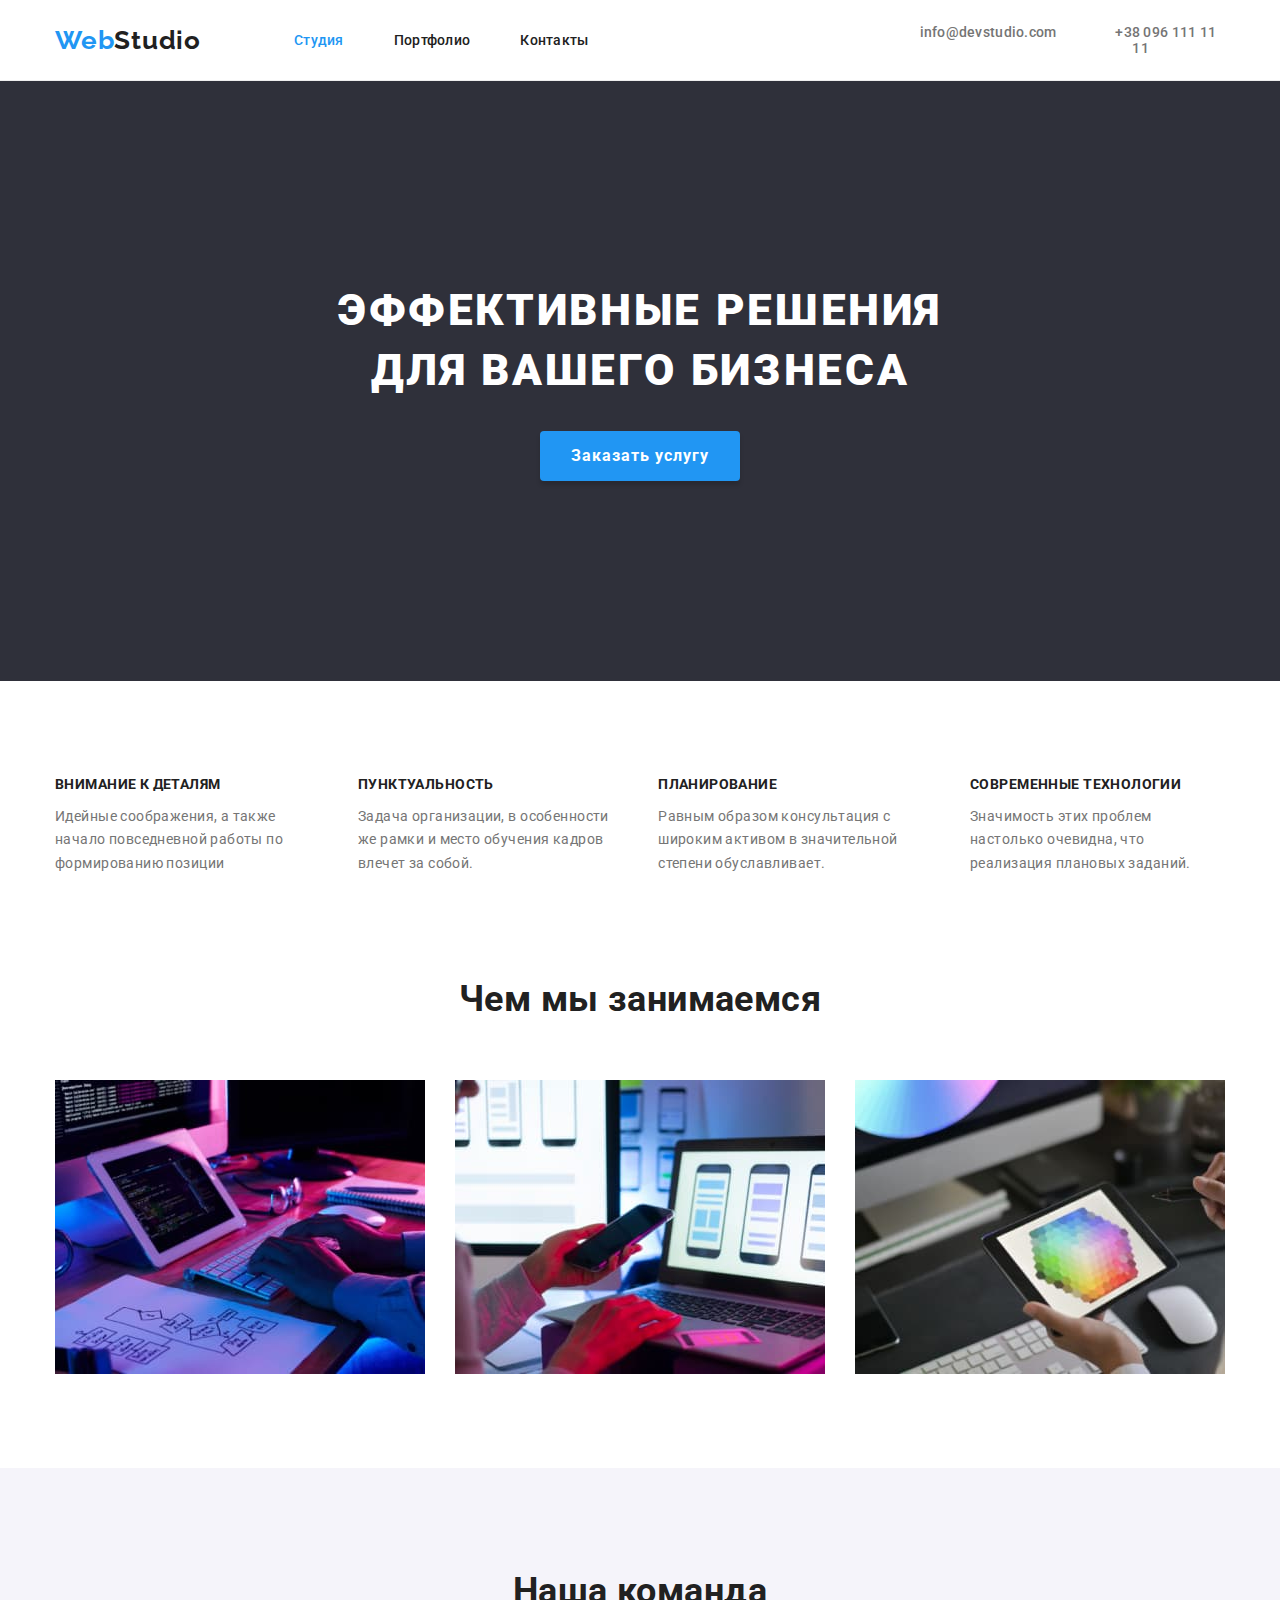
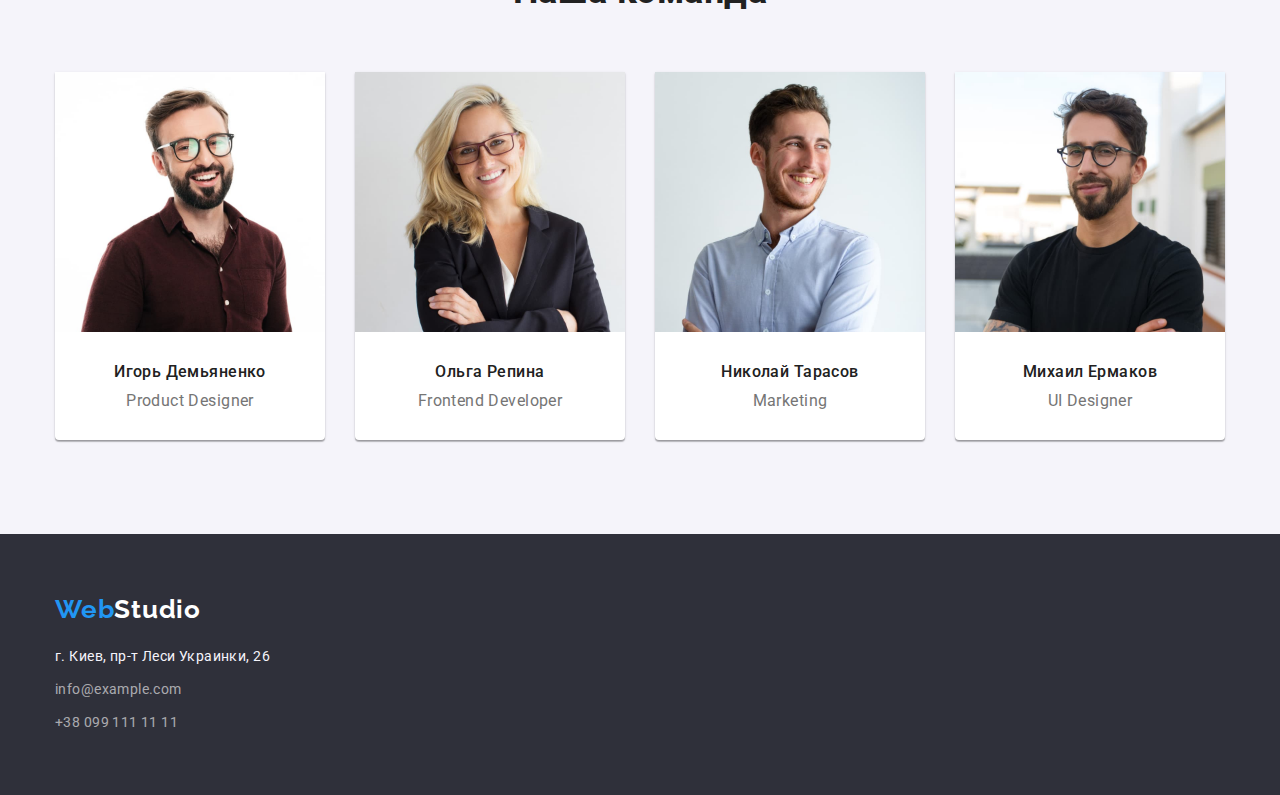
<file: index.html>
<!DOCTYPE html>
<html lang="ru">
<head>
    <meta charset="UTF-8">
    <meta http-equiv="X-UA-Compatible" content="IE=edge">
    <meta name="viewport" content="width=device-width, initial-scale=1.0">
    <title>Студия</title>

        <link rel="preconnect" href="https://fonts.googleapis.com">
        <link rel="preconnect" href="https://fonts.gstatic.com" crossorigin>
        <link href="https://fonts.googleapis.com/css2?family=Raleway:wght@700&family=Roboto:wght@400;500;700;900&display=swap" rel="stylesheet">

        <link rel="stylesheet" href="https://cdnjs.cloudflare.com/ajax/libs/modern-normalize/1.1.0/modern-normalize.min.css">

      <link rel="stylesheet" href="./css/style.css">  
</head>
<!-- HEADER -->
<body>
<header>
    <div class="header container">
    <nav class="header" > 
        
        <a href="/index.html" class="logo">Web<span class="logo-black">Studio</span> </a>  
    <ul class="header" >
        <li class="link"> <a href="./index.html" class="nav nav-studio" >Студия</a></li>
        <li class="link"><a href="./portfolio.html" class="nav "> Портфолио</a></li>
        <li class="link"><a href="" class="nav nav-contact"> Контакты</a></li>
    </ul>
    </nav > 
    <ul class="mail-tel ">
        <li><a href="mailto:info@devstudio.com" class="mail-nav">info@devstudio.com</a></li>
        <li><a href="tel:+380961111111" class=tel-nav>+38 096 111 11 11</a></li>
    </ul>
       </div>
        
</header>
<!-- MAIN CONTENT -->
    <main>
    <!-- Section 1 -->
    <section class="hero section">
        
        <div class="container" >
        <h1 class="hero-text">Эффективные решения для вашего бизнеса</h1>
        <button type="button" class="button-hero"> Заказать услугу  </button>
        </div>
    </section>
    <!-- Section 2 -->
    <section class="section" >
        <h2 class="visually-hidden" > Особенности</h2>
        <ul class="items container ">
            <li class="aside"><h3 class="item">Внимание к деталям</h3><p>Идейные соображения, а также начало повседневной работы по формированию позиции</p>  </li>
            <li class="aside"><h3 class="item">Пунктуальность</h3><p>Задача организации, в особенности же рамки и место обучения кадров влечет за собой.</p> </li>
            <li class="aside"><h3 class="item">Планирование</h3><p>Равным образом консультация с широким активом в значительной степени обуславливает.</p> </li>
            <li class="aside"><h3 class="item">Современные технологии</h3><p>Значимость этих проблем настолько очевидна, что реализация плановых заданий.</p> </li>
        </ul>
    </section>
    <!-- Section 3 -->
    <section class="section section-zero">
        <div class="container">
        
        <h2 class="title">Чем мы занимаемся</h2>
        <ul class="items-img">
            <li class="list-img">
                <img  src="./images/img11.jpg" alt="Набираем код в Visual Studio " width="370" height="294">
            </li>
            <li class="list-img">
                <img  src="./images/img12.jpg" alt="Оптимизация сайта под мобильные устройства" width="370" height="294">
            </li>
            <li class="list-img">
                <img  src="./images/img13.jpg" alt="Дизайн сайта" width="370" height="294">
            </li>
        </ul></div>
    </section>
    <!-- Section 4 -->
    <section class="section-team section">
        <div class="container">
        <h2 class="dream-team">Наша команда</h2>
        <ul class="list-team">
            <li><img src="./images/img-3.jpg" alt="Игорь Демьяненко" width="270" height="260" >
                <h3 class="items-name">Игорь Демьяненко</h3> <p class="profession">Product Designer</p>   </li>
            <li><img src="./images/img-2.jpg" alt="Ольга Репина" width="270" height="260">
                <h3 class="items-name">Ольга Репина</h3> <p class="profession">Frontend Developer</p> </li>
            <li><img src="./images/img-1.jpg" alt="Николай Тарасов" width="270" height="260">
                <h3 class="items-name">Николай Тарасов</h3><p class="profession">Marketing</p>  </li>
            <li><img src="./images/img.jpg" alt="Михаил Ермаков" width="270" height="260"> 
                <h3 class="items-name">Михаил Ермаков</h3><p class="profession">UI Designer</p>  </li>  
        </ul></div>
    </section>
    </main>
<!-- FOOTER -->
<footer class="back-footer">
    <div class="container"> 
    <a href="./index.html" class="logo">Web<span class="logo-white">Studio</span> </a>
    <address  >
        <ul >
            <li class="address-bottom"><p class="address">г. Киев, пр-т Леси Украинки, 26</p></li>
            <li class="address-bottom"><a href="mailto:info@example.com" class="mail-footer">info@example.com</a></li>
            <li><a href="tel:+380991111111" class="tel-footer">+38 099 111 11 11</a></li>
        </ul>
    </address>
    </div>
</footer>
</body>
</html>
</file>
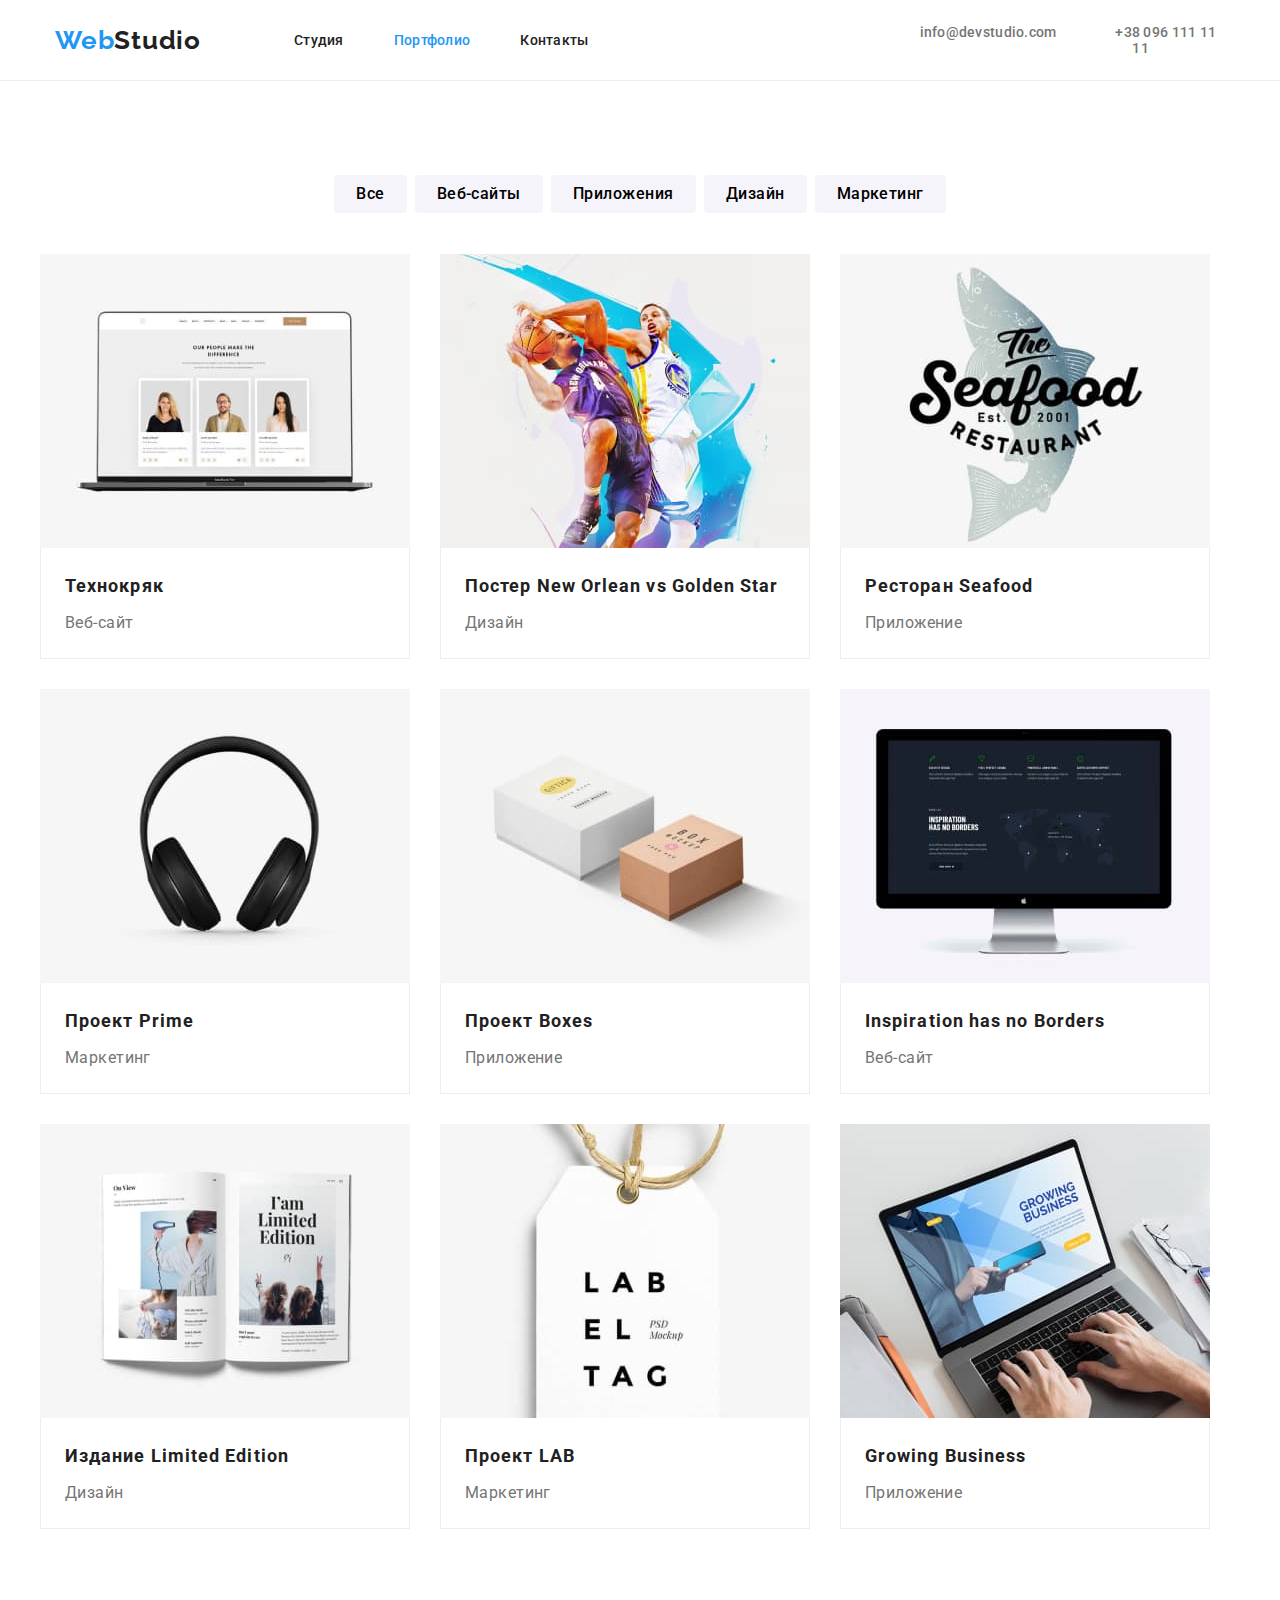
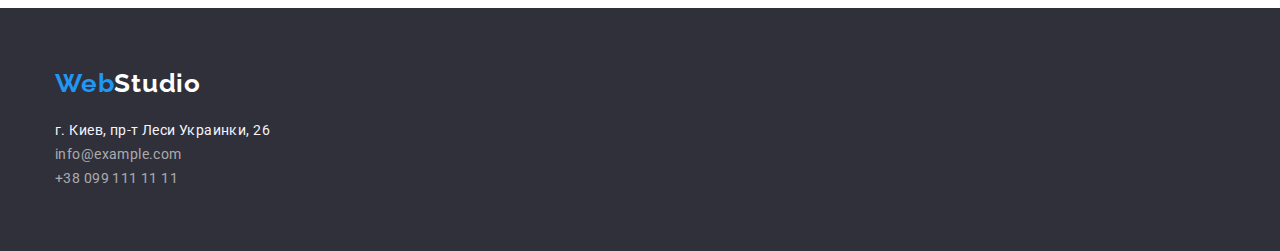
<file: portfolio.html>
<!DOCTYPE html>
<html lang="uk">
    <head>
        <meta charset="UTF-8">
        <meta http-equiv="X-UA-Compatible" content="IE=edge">
        <meta name="viewport" content="width=device-width, initial-scale=1.0">
        <title>Студия</title>
    
            <link rel="preconnect" href="https://fonts.googleapis.com">
            <link rel="preconnect" href="https://fonts.gstatic.com" crossorigin>
            <link href="https://fonts.googleapis.com/css2?family=Raleway:wght@700&family=Roboto:wght@400;500;700;900&display=swap" rel="stylesheet">
    
            <link rel="stylesheet" href="https://cdnjs.cloudflare.com/ajax/libs/modern-normalize/1.1.0/modern-normalize.min.css">
    
          <link rel="stylesheet" href="./css/style.css">  
    </head>
<body>
    <!-- ШАПКА -->
    <header>
        <div class="header container">
        <nav class="header" > 
            
            <a href="/index.html" class="logo">Web<span class="logo-black">Studio</span> </a>  
        <ul class="header" >
            <li class="link"> <a href="./index.html" class="nav">Студия</a></li>
            <li class="link"><a href="./portfolio.html" class="nav nav-studio"> Портфолио</a></li>
            <li class="link"><a href="" class="nav"> Контакты</a></li>
        </ul>
        </nav > 
        <ul class="mail-tel ">
            <li><a href="mailto:info@devstudio.com" class="mail-nav">info@devstudio.com</a></li>
            <li><a href="tel:+380961111111" class=tel-nav>+38 096 111 11 11</a></li>
        </ul>
           </div>
            
    </header>
<!-- MAIN CONTENT -->  
    <main>
        <section class=" section">
            <div class="container">
            <h1 class="visually-hidden">Портфолио компани </h1>
            <ul class="list-button">
                <li><button class="button" type="button" >Все</button></li>
                <li><button class="button" type="button">Веб-сайты</button></li>                
                <li><button class="button" type="button" >Приложения</button></li>
                <li><button class="button" type="button" >Дизайн</button></li>
                <li><button class="button" type="button" >Маркетинг</button></li>
            </ul>
            <ul class="work-items">
                <li class="work-item"><a href="" class="work-link" ><img src="./images/0.jpg"   alt="">
                 <div class="work-name"><h2> Технокряк</h2> <p>Веб-сайт</p></div></a>
                
            </li> 


                <li class="work-item"><a href="" class="work-link"><img src="./images/1.jpg" alt="">
                    <div class="work-name"><h2>Постер New Orlean vs Golden Star</h2> <p>Дизайн</p></div>
                   </a> </li>


                <li class="work-item"><a href="" class="work-link"><img src="./images/3.jpg" alt="">
                    <div class="work-name"><h2>Ресторан Seafood</h2> <p>Приложение</p></div>
                     </a></li>


                <li class="work-item"><a href="" class="work-link"><img src="./images/4.jpg" alt="" width=370>
                    <div class="work-name"><h2>Проект Prime</h2> <p>Маркетинг</p></div>
                     </a></li>


                <li class="work-item"><a href="" class="work-link"><img src="./images/5.jpg" alt="">
                     <div class="work-name"><h2>Проект Boxes</h2> <p>Приложение</p></div></a></li>

                     
                <li class="work-item"><a href="" class="work-link"><img src="./images/6.jpg" alt="">
                    <div class="work-name"><h2>Inspiration has no Borders</h2> <p>Веб-сайт</p></div>
                     </a></li>


                <li class="work-item"><a href="" class="work-link"><img src="./images/7.jpg" alt="">
                    <div class="work-name"><h2>Издание Limited Edition</h2> <p>Дизайн</p></div>
                     </a></li>


                <li class="work-item"><a href="" class="work-link"><img src="./images/8.jpg" alt="">
                    <div class="work-name"><h2>Проект LAB</h2> <p>Маркетинг</p></div>
                    </a></li>


                <li class="work-item"><a href="" class="work-link"><img src="./images/9.jpg" alt="">
                    <div class="work-name"><h2>Growing Business</h2> <p>Приложение</p></div>
                    </a></li>
            </ul>
              </div> 
        </section>
    </main>
<!-- FOOTER -->
<footer class="back-footer">
    <div class="container"> 
    <a href="./index.html" class="logo">Web<span class="logo-white">Studio</span> </a>
    <address  >
        <ul >
            <li><p class="address">г. Киев, пр-т Леси Украинки, 26</p></li>
            <li><a href="mailto:info@example.com" class="mail-footer">info@example.com</a></li>
            <li><a href="tel:+380991111111" class="tel-footer">+38 099 111 11 11</a></li>
        </ul>
    </address>
    </div>
</footer>
</body>
</html>
</file>
<file: css/style.css>
/* черный заголовки #212121
синий 2196F3 
серий основой текст 757575
чисто черный 000000
фон ECECEC
белый FFFFFF
фон героя 2F303A
чем мы занимемся фон
фон наша команад F5F4FA
адрес color: rgba(255, 255, 255, 0.6);
*/

/* Глобальные стили start */
:root{--blue-main:#2196F3 ; 
--black-main:#212121;
--gray-main:#757575;
--white-color:#ffffff;
--team-color:#F5F4FA;
--logo-footer:#2F303A;
--address-color:rgba(255, 255, 255, 0.6);
--back-cards: #EEEEEE;
}
body{
    font-family:'Roboto', sans-serif;
    font-style: normal;
    background-color: var(--white-color);
    font-size: 14px;
    line-height: 1.71;
    letter-spacing: 0.03em;
    color: var(--gray-main);
    
}
ul,li{list-style-type:none;
padding-left: 0px;
margin: 0;
padding: 0;}

h1,h2,h3,h4,p{
    margin: 0;
    padding: 0;
}
.container {
        width: 1200px;
        padding: 0 15px;
        text-align: center;
        margin: auto;}

 .visually-hidden { 
            position: absolute; 
            width: 1px; 
            height: 1px; 
            margin: -1px; 
            border: 0; 
            padding: 0; 
            white-space: nowrap; 
            clip-path: inset(100%); 
            clip: rect(0 0 0 0); 
            overflow: hidden; 
          } 

.section{
            padding: 94px 0;       }

    /* Глобальные стили end */

/* ШАПКА START*/


        

        .header{display: flex;
        align-items: center;
    }
    header{
        border-bottom: 1px solid var(--back-cards);
    }
       
        

        .logo{color: var(--blue-main);
            display: inline-flex;
            margin-right: 93px;
            

            text-decoration: none;
            font-family: 'Raleway';
            font-style: normal;
            font-weight: 700;
            font-size: 26px;
            line-height: 1.192;
            letter-spacing: 0.03em;    }
            
           .logo-black{color: var(--black-main);}


        .nav {color:var(--black-main);
            display: block;
            padding-top: 32px;
            padding-bottom: 32px;
            cursor: pointer;  
            
            
            font-style: normal;
            font-weight: 500;           
            line-height: 1.142;
            letter-spacing: 0.02em;
            text-decoration: none;         }

        .link+.link{margin-left: 50px;}


          

        .mail-tel{     
            display: flex;      
            font-style: normal;
            font-weight: 500;
            line-height: 1.142;
            letter-spacing: 0.02em; }

            .mail-nav{
                margin-left: 331px;
                color: var(--gray-main);
                text-decoration: none;            }
            
            .tel-nav{
                margin-right: auto;
                margin-left: 50px;
                
                 color:var(--gray-main);
                 text-decoration: none;  
                           }
               
            .mail-nav:focus,
            .mail-nav:hover
            {color: var(--blue-main);}
                
            .tel-nav:hover,
            .tel-nav:focus {color: var(--blue-main);}
            .nav:focus,
            .nav:active,            
            .nav:hover   
            {color: var(--blue-main);}
            .nav:active{color: var(--blue-main);}
            .nav-studio{color: var(--blue-main);}
            
            

                
            
            /* ШАПКА END */
        


/* ПОДВАЛ START*/

        .back-footer
           {background-color: var(--logo-footer) ;
            padding-top: 60px;
            padding-bottom: 60px;
           }
           .back-footer>.container{
            text-align: start;    }

            .container>.logo {
                
                margin-top: 0;
                margin-bottom: 20px;
                display: block
                ;
            }        

        .logo-white
        {color:var(--white-color);}
        
        .address
        { color: var(--team-color);     
        font-style: normal;  
          }

        address  a{
            font-style: normal;               }
            .address-bottom{margin-bottom: 9px;}

        .mail-footer
        {color: var(--address-color);
         text-decoration: none;
         
        }

        .tel-footer{
            display: block;                            
            color: var(--address-color);
             text-decoration: none;
            }

       
/* FOOTER END */





/* СЕКЦИЯ 1 ГЕРОЙ */
            .hero{
                padding-top: 200px;
                padding-bottom: 200px;
                background-color: var(--logo-footer);           }

          
        .hero-text{
            
            color: var(--white-color);
            max-width: 696px;
            margin-left: auto;
            margin-right: auto;    
            
            font-weight: 900;
            font-size: 44px;
            line-height: 1.36;
            
            
            letter-spacing: 0.06em;
            text-transform: uppercase;       }

        .button-hero{
            margin-top: 30px;
            width: 200px;
            height: 50px;
            
            
            text-align: center;
            box-shadow: 0px 4px 4px rgba(0, 0, 0, 0.15);
            border-radius: 4px; 
            border: none;   
            
            color: var(--white-color);
            background-color: var(--blue-main);
            font-family: 'Roboto';
            font-weight: 700;
            font-size: 16px;
            line-height: 1.88;
            letter-spacing: 0.06em;                   }
        
            /* SECTION 1 END */







/* СЕКЦИЯ 2 Особенности START*/

        .items{
            display: flex; 
                }


       .aside:nth-last-child(n+2){
           margin-right: 30px;      }
           .aside{text-align: left;

           }
       

        .item{
            margin-bottom: 10px;
            
            color: var(--black-main);                  
            line-height: 1.42;
            font-size: 14px;
            text-transform: uppercase;          } 

            /* SECTION 2 END */

                  


/* СЕКЦИЯ 3  Чем мы занимаемся START*/

        .title{
            margin-bottom: 50px;
            color: var(--black-main);
            font-size: 36px;
            line-height: 1.66;
            text-align: center;      }
        .items-img{
            display: flex;      }

        

        .list-img:nth-child(-n + 2){margin-right: 30px;}
        .section-zero{
            padding-top: 0;
            
        }
        .list-img>img{
            display: block;
            max-width: 370px;
            
        }

        /* SECTION 3 END */

/* СЕКЦИЯ 4 Наша команда START*/
        .section-team{
            
           background-color: var(--team-color);
        }
        .list-team{
            display: flex;
        }
        .dream-team{
            margin-bottom: 50px;
            color: var(--black-main);   
            font-size: 36px;
            line-height: 1.66;
            text-align: center;
        }
        .items-name{
            margin-top: 30px;
            margin-bottom: 10px;
            color: var(--black-main);
            font-weight: 500;
            font-size: 16px;
            line-height: 1.187;
            text-align: center;
            }

        .profession{
            margin-bottom: 30px;
            font-size: 16px;
            line-height: 1.187;
            text-align: center;   
            }
            .list-team > li+li {margin-left: 30px;}
            .list-team  img{
                display: block;
                
            }
            .list-team li {
                background-color: var(--white-color);
                box-shadow:
                0px 1px 3px rgba(0, 0, 0, 0.12), 
                0px 1px 1px rgba(0, 0, 0, 0.14),
                0px 2px 1px rgba(0, 0, 0, 0.2);
                border-radius: 0px 0px 4px 4px;

            }

            /* SECTION 4 END */
            




            /* ПОРТФОЛИО */

            /* КНОПКИ START */

    .hero-portfolio{
         font-size: 0px;
        }
     .list-button{
        display: flex;
        justify-content: center;  
        margin-bottom: 56px;     
    }
    .list-button> li+li{margin-left: 8px;}

    .button{
        
        
        border-radius: 4px;
        padding: 6px 22px;
        border:var(--team-color) ;
        
        background: var(--team-color);

        font-family: 'Roboto';
        font-style: normal;
        cursor: pointer;
        font-weight: 500;
        font-size: 16px;
        line-height: 1.62;
        letter-spacing: 0.03em;   }

    .button:focus,
    .button:hover,
    .button:active {
        background-color: var(--blue-main);
        color: var(--white-color);   }

    

   
    /* BUTTON END */

    

 /* НАШИ РАБОТЫ  */

    




         .work-items{
            display: flex;
            flex-wrap: wrap;
            margin: -15px;
            
        }


        .work-name a{

            text-decoration: none;
           
        
        }       
        .work-item img{
            display: block;
        }       
        .work-name> h2{
        font-size: 18px;
        line-height: 2;
        letter-spacing: 0.06em;
        color: var(--black-main);
        
        margin-bottom: 4px;
        }
        .work-name> p {
            font-size: 16px;
            line-height: 1.875;
            color: var(--gray-main);
            
        }   
        .work-name{
            
            padding: 20px 24px;
            text-align: start;

            border-right:  1px solid var(--back-cards);
            border-bottom: 1px solid var(--back-cards);
            border-left: 1px solid var(--back-cards);

        }
        .work-link{
            text-decoration: none;

        }

        .work-item{
            margin-bottom: 30px;
            margin-right: 30px;
            flex-basis: 370px;
            background-color: var(--white-color);
            

        }
        .work-item:nth-child(3n + 3)
        {margin-right: 0;}
        .work-item:nth-last-child(-n + 3)
        {  margin-bottom: 0;
        }
          
        
        /* WE WORK END  */
</file>
